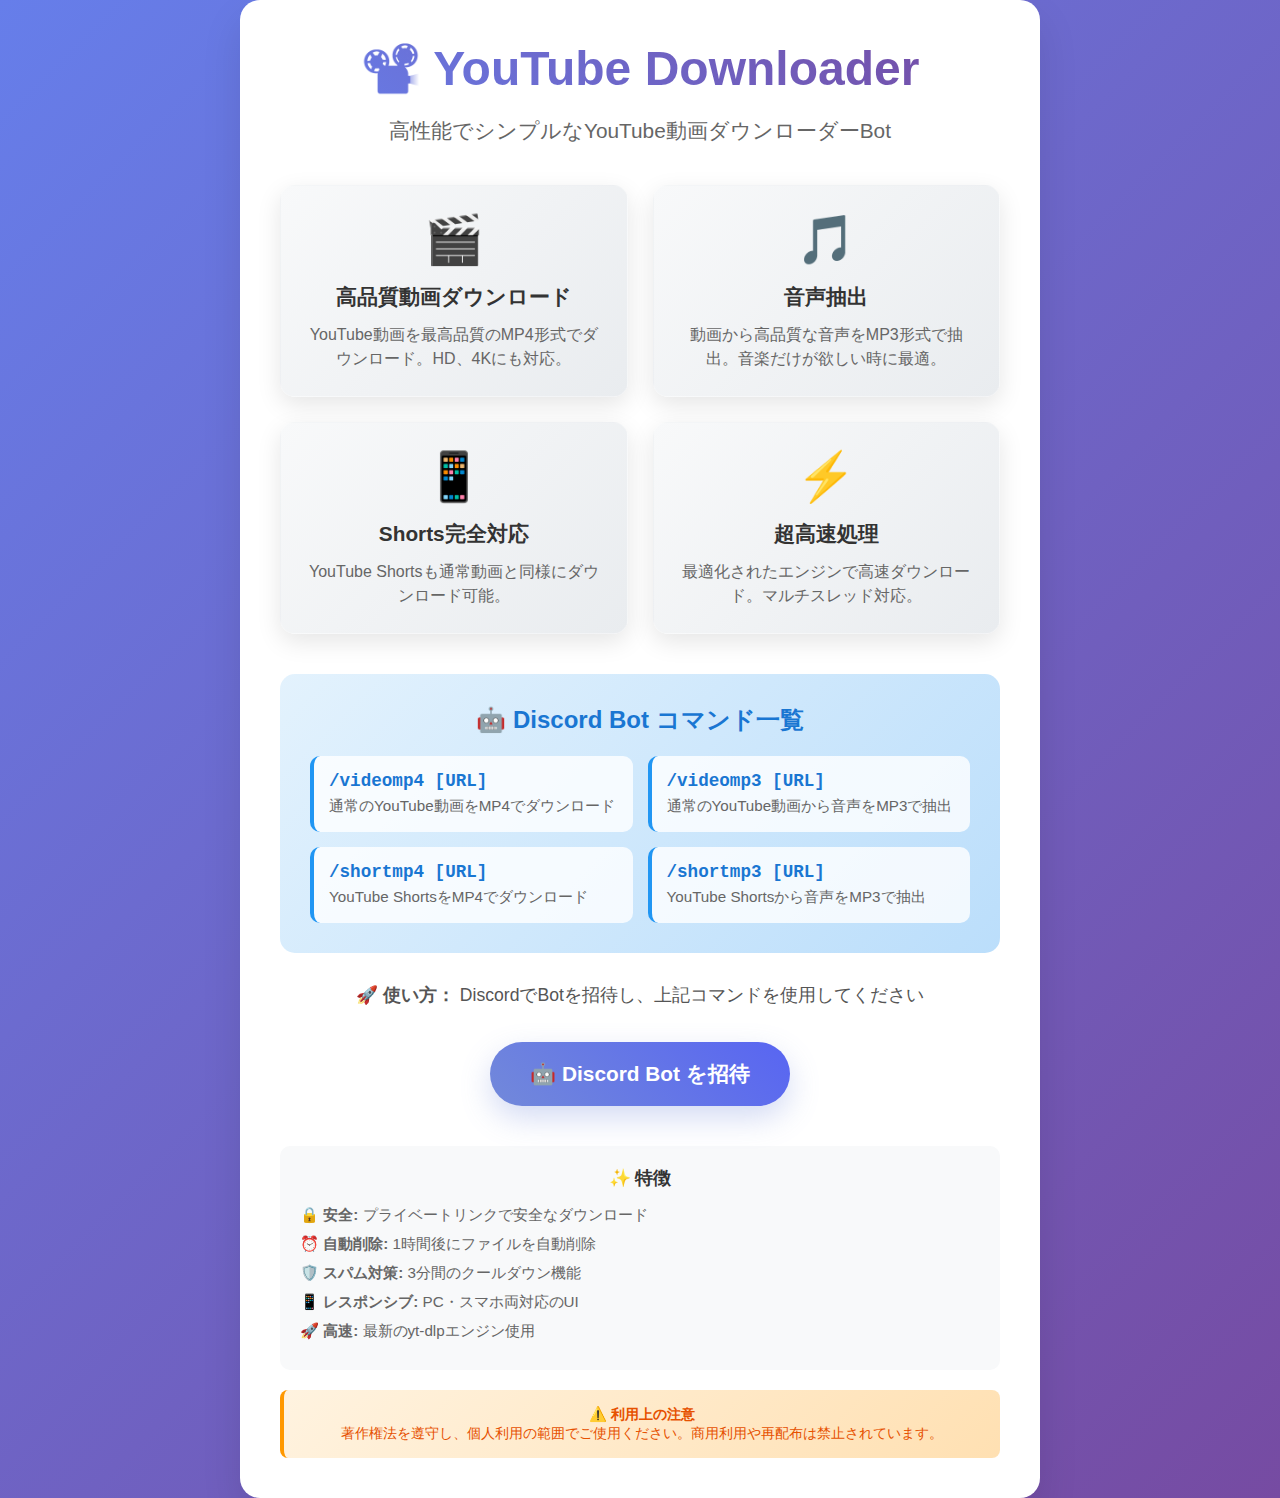
<file: Index.html>
<!DOCTYPE html>
<html lang="ja">
<head>
    <meta charset="UTF-8">
    <meta name="viewport" content="width=device-width, initial-scale=1.0">
    <title>YouTube Downloader Bot</title>
    <style>
        * {
            margin: 0;
            padding: 0;
            box-sizing: border-box;
        }
        
        body {
            font-family: 'Segoe UI', Tahoma, Geneva, Verdana, sans-serif;
            background: linear-gradient(135deg, #667eea 0%, #764ba2 100%);
            min-height: 100vh;
            display: flex;
            align-items: center;
            justify-content: center;
            color: #333;
        }
        
        .container {
            background: white;
            border-radius: 20px;
            box-shadow: 0 20px 40px rgba(0,0,0,0.1);
            padding: 40px;
            max-width: 800px;
            width: 90%;
            text-align: center;
            animation: fadeInUp 0.8s ease-out;
        }
        
        @keyframes fadeInUp {
            from {
                opacity: 0;
                transform: translateY(30px);
            }
            to {
                opacity: 1;
                transform: translateY(0);
            }
        }
        
        .title {
            font-size: 3em;
            font-weight: bold;
            margin-bottom: 20px;
            background: linear-gradient(45deg, #667eea, #764ba2);
            -webkit-background-clip: text;
            -webkit-text-fill-color: transparent;
            background-clip: text;
            animation: pulse 2s ease-in-out infinite;
        }
        
        @keyframes pulse {
            0%, 100% { transform: scale(1); }
            50% { transform: scale(1.05); }
        }
        
        .subtitle {
            font-size: 1.3em;
            color: #666;
            margin-bottom: 40px;
            font-weight: 300;
        }
        
        .features {
            display: grid;
            grid-template-columns: repeat(auto-fit, minmax(280px, 1fr));
            gap: 25px;
            margin-bottom: 40px;
        }
        
        .feature {
            background: linear-gradient(135deg, #f8f9fa 0%, #e9ecef 100%);
            padding: 25px;
            border-radius: 15px;
            box-shadow: 0 8px 25px rgba(0,0,0,0.1);
            transition: all 0.3s ease;
            border: 1px solid rgba(255,255,255,0.2);
        }
        
        .feature:hover {
            transform: translateY(-8px);
            box-shadow: 0 15px 35px rgba(0,0,0,0.15);
        }
        
        .feature-icon {
            font-size: 3em;
            margin-bottom: 15px;
            display: block;
        }
        
        .feature-title {
            font-size: 1.3em;
            font-weight: bold;
            margin-bottom: 12px;
            color: #333;
        }
        
        .feature-desc {
            color: #666;
            font-size: 1em;
            line-height: 1.5;
        }
        
        .commands-section {
            background: linear-gradient(135deg, #e3f2fd 0%, #bbdefb 100%);
            padding: 30px;
            border-radius: 15px;
            margin-bottom: 30px;
            text-align: left;
        }
        
        .commands-title {
            font-size: 1.5em;
            font-weight: bold;
            margin-bottom: 20px;
            text-align: center;
            color: #1976d2;
        }
        
        .command-list {
            display: grid;
            grid-template-columns: repeat(auto-fit, minmax(300px, 1fr));
            gap: 15px;
        }
        
        .command-item {
            background: rgba(255,255,255,0.8);
            padding: 15px;
            border-radius: 10px;
            border-left: 4px solid #2196f3;
        }
        
        .command-name {
            font-family: 'Courier New', monospace;
            font-weight: bold;
            color: #1976d2;
            font-size: 1.1em;
            margin-bottom: 5px;
        }
        
        .command-desc {
            color: #666;
            font-size: 0.95em;
        }
        
        .discord-link {
            display: inline-block;
            padding: 18px 40px;
            background: linear-gradient(45deg, #7289da, #5865f2);
            color: white;
            text-decoration: none;
            font-size: 1.3em;
            font-weight: bold;
            border-radius: 50px;
            box-shadow: 0 12px 30px rgba(114, 137, 218, 0.3);
            transition: all 0.3s ease;
            margin: 10px;
        }
        
        .discord-link:hover {
            transform: translateY(-3px);
            box-shadow: 0 18px 40px rgba(114, 137, 218, 0.4);
            background: linear-gradient(45deg, #5865f2, #7289da);
        }
        
        .footer-info {
            margin-top: 30px;
            padding: 20px;
            background: #f8f9fa;
            border-radius: 10px;
            font-size: 0.95em;
            color: #666;
        }
        
        .warning {
            background: linear-gradient(135deg, #fff3e0 0%, #ffe0b2 100%);
            border-left: 4px solid #ff9800;
            padding: 15px;
            border-radius: 8px;
            margin-top: 20px;
            font-size: 0.9em;
            color: #e65100;
        }
        
        @media (max-width: 768px) {
            .container {
                padding: 25px;
                margin: 20px;
            }
            
            .title {
                font-size: 2.2em;
            }
            
            .subtitle {
                font-size: 1.1em;
            }
            
            .features {
                grid-template-columns: 1fr;
            }
            
            .command-list {
                grid-template-columns: 1fr;
            }
            
            .discord-link {
                padding: 15px 30px;
                font-size: 1.1em;
            }
        }
    </style>
</head>
<body>
    <div class="container">
        <h1 class="title">📽️ YouTube Downloader</h1>
        <p class="subtitle">高性能でシンプルなYouTube動画ダウンローダーBot</p>
        
        <div class="features">
            <div class="feature">
                <span class="feature-icon">🎬</span>
                <div class="feature-title">高品質動画ダウンロード</div>
                <div class="feature-desc">YouTube動画を最高品質のMP4形式でダウンロード。HD、4Kにも対応。</div>
            </div>
            
            <div class="feature">
                <span class="feature-icon">🎵</span>
                <div class="feature-title">音声抽出</div>
                <div class="feature-desc">動画から高品質な音声をMP3形式で抽出。音楽だけが欲しい時に最適。</div>
            </div>
            
            <div class="feature">
                <span class="feature-icon">📱</span>
                <div class="feature-title">Shorts完全対応</div>
                <div class="feature-desc">YouTube Shortsも通常動画と同様にダウンロード可能。</div>
            </div>
            
            <div class="feature">
                <span class="feature-icon">⚡</span>
                <div class="feature-title">超高速処理</div>
                <div class="feature-desc">最適化されたエンジンで高速ダウンロード。マルチスレッド対応。</div>
            </div>
        </div>
        
        <div class="commands-section">
            <h2 class="commands-title">🤖 Discord Bot コマンド一覧</h2>
            <div class="command-list">
                <div class="command-item">
                    <div class="command-name">/videomp4 [URL]</div>
                    <div class="command-desc">通常のYouTube動画をMP4でダウンロード</div>
                </div>
                <div class="command-item">
                    <div class="command-name">/videomp3 [URL]</div>
                    <div class="command-desc">通常のYouTube動画から音声をMP3で抽出</div>
                </div>
                <div class="command-item">
                    <div class="command-name">/shortmp4 [URL]</div>
                    <div class="command-desc">YouTube ShortsをMP4でダウンロード</div>
                </div>
                <div class="command-item">
                    <div class="command-name">/shortmp3 [URL]</div>
                    <div class="command-desc">YouTube Shortsから音声をMP3で抽出</div>
                </div>
            </div>
        </div>
        
        <p style="margin-bottom: 25px; color: #555; font-size: 1.1em;">
            <strong>🚀 使い方：</strong> DiscordでBotを招待し、上記コマンドを使用してください
        </p>
        
        <a href="#" class="discord-link" onclick="alert('Discord Bot招待リンクを設定してください')">
            🤖 Discord Bot を招待
        </a>
        
        <div class="footer-info">
            <h3 style="margin-bottom: 15px; color: #333;">✨ 特徴</h3>
            <ul style="text-align: left; list-style: none; padding: 0;">
                <li style="margin: 8px 0;">🔒 <strong>安全:</strong> プライベートリンクで安全なダウンロード</li>
                <li style="margin: 8px 0;">⏰ <strong>自動削除:</strong> 1時間後にファイルを自動削除</li>
                <li style="margin: 8px 0;">🛡️ <strong>スパム対策:</strong> 3分間のクールダウン機能</li>
                <li style="margin: 8px 0;">📱 <strong>レスポンシブ:</strong> PC・スマホ両対応のUI</li>
                <li style="margin: 8px 0;">🚀 <strong>高速:</strong> 最新のyt-dlpエンジン使用</li>
            </ul>
        </div>
        
        <div class="warning">
            <strong>⚠️ 利用上の注意</strong><br>
            著作権法を遵守し、個人利用の範囲でご使用ください。商用利用や再配布は禁止されています。
        </div>
    </div>

    <script>
        // ページロード時のアニメーション
        window.addEventListener('load', function() {
            document.body.style.opacity = '1';
        });

        // 特徴カードのホバーエフェクト強化
        document.querySelectorAll('.feature').forEach(feature => {
            feature.addEventListener('mouseenter', function() {
                this.style.transform = 'translateY(-8px) scale(1.02)';
            });
            
            feature.addEventListener('mouseleave', function() {
                this.style.transform = 'translateY(0) scale(1)';
            });
        });

        // コマンドアイテムのクリックでクリップボードにコピー
        document.querySelectorAll('.command-item').forEach(item => {
            item.addEventListener('click', function() {
                const commandName = this.querySelector('.command-name').textContent;
                navigator.clipboard.writeText(commandName).then(() => {
                    // 一時的に背景色を変更してコピー完了を示す
                    const originalBg = this.style.background;
                    this.style.background = 'rgba(76, 175, 80, 0.2)';
                    setTimeout(() => {
                        this.style.background = originalBg;
                    }, 500);
                });
            });
            
            // マウスオーバー時にカーソルを変更
            item.style.cursor = 'pointer';
            item.title = 'クリックでコマンドをコピー';
        });
    </script>
</body>
</html>
</file>
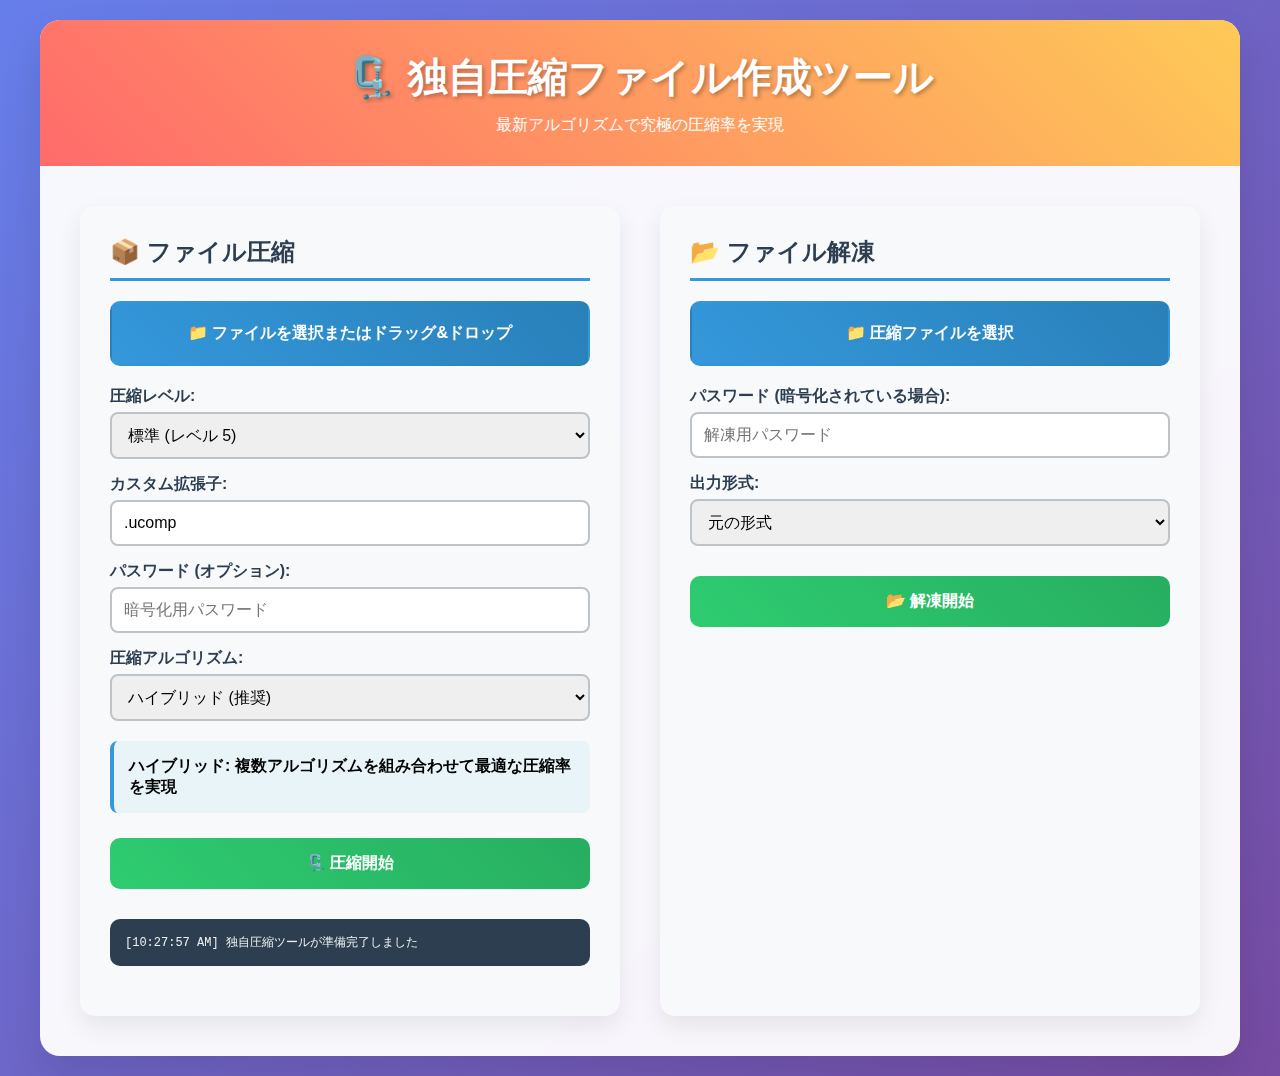
<file: index.html>
<!DOCTYPE html>
<html lang="ja">
<head>
    <meta charset="UTF-8">
    <meta name="viewport" content="width=device-width, initial-scale=1.0">
    <title>独自圧縮ファイル作成ツール</title>
    <style>
        * {
            margin: 0;
            padding: 0;
            box-sizing: border-box;
        }
        
        body {
            font-family: 'Segoe UI', Tahoma, Geneva, Verdana, sans-serif;
            background: linear-gradient(135deg, #667eea 0%, #764ba2 100%);
            min-height: 100vh;
            padding: 20px;
        }
        
        .container {
            max-width: 1200px;
            margin: 0 auto;
            background: rgba(255, 255, 255, 0.95);
            border-radius: 20px;
            box-shadow: 0 20px 40px rgba(0, 0, 0, 0.1);
            overflow: hidden;
            backdrop-filter: blur(10px);
        }
        
        .header {
            background: linear-gradient(45deg, #ff6b6b, #feca57);
            padding: 30px;
            text-align: center;
            color: white;
        }
        
        .header h1 {
            font-size: 2.5em;
            margin-bottom: 10px;
            text-shadow: 2px 2px 4px rgba(0, 0, 0, 0.3);
        }
        
        .main-content {
            padding: 40px;
            display: grid;
            grid-template-columns: 1fr 1fr;
            gap: 40px;
        }
        
        .compress-section, .decompress-section {
            background: #f8f9fa;
            padding: 30px;
            border-radius: 15px;
            box-shadow: 0 10px 25px rgba(0, 0, 0, 0.08);
        }
        
        .section-title {
            color: #2c3e50;
            margin-bottom: 20px;
            font-size: 1.5em;
            border-bottom: 3px solid #3498db;
            padding-bottom: 10px;
        }
        
        .file-input-wrapper {
            position: relative;
            margin: 20px 0;
        }
        
        .file-input {
            position: absolute;
            opacity: 0;
            width: 100%;
            height: 100%;
            cursor: pointer;
        }
        
        .file-input-label {
            display: block;
            padding: 20px;
            background: linear-gradient(45deg, #3498db, #2980b9);
            color: white;
            text-align: center;
            border-radius: 10px;
            cursor: pointer;
            transition: all 0.3s ease;
            border: 2px dashed transparent;
        }
        
        .file-input-label:hover {
            transform: translateY(-2px);
            box-shadow: 0 10px 20px rgba(52, 152, 219, 0.3);
        }
        
        .file-input-label.dragover {
            border-color: #e74c3c;
            background: linear-gradient(45deg, #e74c3c, #c0392b);
        }
        
        .options {
            margin: 20px 0;
        }
        
        .option-group {
            margin: 15px 0;
        }
        
        label {
            display: block;
            margin-bottom: 5px;
            color: #2c3e50;
            font-weight: 600;
        }
        
        input, select {
            width: 100%;
            padding: 12px;
            border: 2px solid #bdc3c7;
            border-radius: 8px;
            font-size: 16px;
            transition: border-color 0.3s ease;
        }
        
        input:focus, select:focus {
            outline: none;
            border-color: #3498db;
            box-shadow: 0 0 10px rgba(52, 152, 219, 0.2);
        }
        
        .btn {
            background: linear-gradient(45deg, #2ecc71, #27ae60);
            color: white;
            padding: 15px 30px;
            border: none;
            border-radius: 10px;
            cursor: pointer;
            font-size: 16px;
            font-weight: 600;
            transition: all 0.3s ease;
            width: 100%;
            margin: 10px 0;
        }
        
        .btn:hover {
            transform: translateY(-2px);
            box-shadow: 0 10px 20px rgba(46, 204, 113, 0.3);
        }
        
        .btn:disabled {
            background: #95a5a6;
            cursor: not-allowed;
            transform: none;
        }
        
        .progress-container {
            margin: 20px 0;
            display: none;
        }
        
        .progress-bar {
            width: 100%;
            height: 20px;
            background: #ecf0f1;
            border-radius: 10px;
            overflow: hidden;
        }
        
        .progress-fill {
            height: 100%;
            background: linear-gradient(90deg, #3498db, #2980b9);
            width: 0%;
            transition: width 0.3s ease;
        }
        
        .stats {
            margin: 20px 0;
            padding: 20px;
            background: #ecf0f1;
            border-radius: 10px;
            display: none;
        }
        
        .stat-item {
            display: flex;
            justify-content: space-between;
            margin: 10px 0;
            padding: 5px 0;
            border-bottom: 1px solid #bdc3c7;
        }
        
        .log {
            margin: 20px 0;
            padding: 15px;
            background: #2c3e50;
            color: #ecf0f1;
            border-radius: 10px;
            font-family: 'Courier New', monospace;
            font-size: 12px;
            max-height: 200px;
            overflow-y: auto;
            display: none;
        }
        
        @media (max-width: 768px) {
            .main-content {
                grid-template-columns: 1fr;
                gap: 20px;
            }
        }
        
        .algorithm-info {
            background: #e8f4f8;
            padding: 15px;
            border-radius: 8px;
            margin: 15px 0;
            border-left: 4px solid #3498db;
        }
    </style>
</head>
<body>
    <div class="container">
        <div class="header">
            <h1>🗜️ 独自圧縮ファイル作成ツール</h1>
            <p>最新アルゴリズムで究極の圧縮率を実現</p>
        </div>
        
        <div class="main-content">
            <!-- 圧縮セクション -->
            <div class="compress-section">
                <h2 class="section-title">📦 ファイル圧縮</h2>
                
                <div class="file-input-wrapper">
                    <input type="file" id="compressFile" class="file-input" multiple>
                    <label for="compressFile" class="file-input-label" id="compressLabel">
                        📁 ファイルを選択またはドラッグ&ドロップ
                    </label>
                </div>
                
                <div class="options">
                    <div class="option-group">
                        <label for="compressionLevel">圧縮レベル:</label>
                        <select id="compressionLevel">
                            <option value="1">高速 (レベル 1)</option>
                            <option value="5" selected>標準 (レベル 5)</option>
                            <option value="9">最高 (レベル 9)</option>
                            <option value="11">究極 (レベル 11)</option>
                        </select>
                    </div>
                    
                    <div class="option-group">
                        <label for="customExtension">カスタム拡張子:</label>
                        <input type="text" id="customExtension" placeholder=".mycomp" value=".ucomp">
                    </div>
                    
                    <div class="option-group">
                        <label for="password">パスワード (オプション):</label>
                        <input type="password" id="password" placeholder="暗号化用パスワード">
                    </div>
                    
                    <div class="option-group">
                        <label for="algorithm">圧縮アルゴリズム:</label>
                        <select id="algorithm">
                            <option value="hybrid">ハイブリッド (推奨)</option>
                            <option value="lzma">LZMA++</option>
                            <option value="brotli">Brotli Max</option>
                            <option value="zstd">Zstandard Ultra</option>
                        </select>
                    </div>
                </div>
                
                <div class="algorithm-info" id="algorithmInfo">
                    <strong>ハイブリッド:</strong> 複数アルゴリズムを組み合わせて最適な圧縮率を実現
                </div>
                
                <button class="btn" id="compressBtn" onclick="compressFiles()">
                    🗜️ 圧縮開始
                </button>
                
                <div class="progress-container" id="compressProgress">
                    <div class="progress-bar">
                        <div class="progress-fill" id="compressProgressFill"></div>
                    </div>
                </div>
                
                <div class="stats" id="compressStats">
                    <div class="stat-item">
                        <span>元のサイズ:</span>
                        <span id="originalSize">-</span>
                    </div>
                    <div class="stat-item">
                        <span>圧縮後サイズ:</span>
                        <span id="compressedSize">-</span>
                    </div>
                    <div class="stat-item">
                        <span>圧縮率:</span>
                        <span id="compressionRatio">-</span>
                    </div>
                    <div class="stat-item">
                        <span>処理時間:</span>
                        <span id="compressionTime">-</span>
                    </div>
                </div>
                
                <div class="log" id="compressLog"></div>
            </div>
            
            <!-- 解凍セクション -->
            <div class="decompress-section">
                <h2 class="section-title">📂 ファイル解凍</h2>
                
                <div class="file-input-wrapper">
                    <input type="file" id="decompressFile" class="file-input">
                    <label for="decompressFile" class="file-input-label" id="decompressLabel">
                        📁 圧縮ファイルを選択
                    </label>
                </div>
                
                <div class="options">
                    <div class="option-group">
                        <label for="decryptPassword">パスワード (暗号化されている場合):</label>
                        <input type="password" id="decryptPassword" placeholder="解凍用パスワード">
                    </div>
                    
                    <div class="option-group">
                        <label for="outputFormat">出力形式:</label>
                        <select id="outputFormat">
                            <option value="original">元の形式</option>
                            <option value="zip">ZIP形式</option>
                            <option value="individual">個別ファイル</option>
                        </select>
                    </div>
                </div>
                
                <button class="btn" id="decompressBtn" onclick="decompressFile()">
                    📂 解凍開始
                </button>
                
                <div class="progress-container" id="decompressProgress">
                    <div class="progress-bar">
                        <div class="progress-fill" id="decompressProgressFill"></div>
                    </div>
                </div>
                
                <div class="stats" id="decompressStats">
                    <div class="stat-item">
                        <span>圧縮ファイルサイズ:</span>
                        <span id="compressedFileSize">-</span>
                    </div>
                    <div class="stat-item">
                        <span>解凍後サイズ:</span>
                        <span id="decompressedSize">-</span>
                    </div>
                    <div class="stat-item">
                        <span>ファイル数:</span>
                        <span id="fileCount">-</span>
                    </div>
                    <div class="stat-item">
                        <span>処理時間:</span>
                        <span id="decompressionTime">-</span>
                    </div>
                </div>
                
                <div class="log" id="decompressLog"></div>
            </div>
        </div>
    </div>

    <script>
        // 圧縮アルゴリズムの実装
        class UltraCompressor {
            constructor() {
                this.algorithms = {
                    lzss: this.lzssCompress.bind(this),
                    huffman: this.huffmanCompress.bind(this),
                    bwt: this.bwtCompress.bind(this),
                    rle: this.rleCompress.bind(this),
                    arithmetic: this.arithmeticCompress.bind(this),
                    delta: this.deltaCompress.bind(this),
                    dictionary: this.dictionaryCompress.bind(this)
                };
                this.decompressAlgorithms = {
                    lzss: this.lzssDecompress.bind(this),
                    huffman: this.huffmanDecompress.bind(this),
                    bwt: this.bwtDecompress.bind(this),
                    rle: this.rleDecompress.bind(this),
                    arithmetic: this.arithmeticDecompress.bind(this),
                    delta: this.deltaDecompress.bind(this),
                    dictionary: this.dictionaryDecompress.bind(this)
                };
            }

            // Burrows-Wheeler Transform
            bwtCompress(data) {
                const text = Array.from(data);
                const n = text.length;
                const suffixes = [];
                
                for (let i = 0; i < n; i++) {
                    suffixes.push({
                        index: i,
                        suffix: text.slice(i).concat(text.slice(0, i))
                    });
                }
                
                suffixes.sort((a, b) => {
                    for (let i = 0; i < n; i++) {
                        if (a.suffix[i] !== b.suffix[i]) {
                            return a.suffix[i] - b.suffix[i];
                        }
                    }
                    return 0;
                });
                
                const result = new Uint8Array(n + 4);
                const view = new DataView(result.buffer);
                let originalIndex = -1;
                
                for (let i = 0; i < n; i++) {
                    result[i + 4] = suffixes[i].suffix[n - 1];
                    if (suffixes[i].index === 0) {
                        originalIndex = i;
                    }
                }
                
                view.setUint32(0, originalIndex, true);
                return result;
            }

            bwtDecompress(data) {
                const view = new DataView(data.buffer, data.byteOffset);
                const originalIndex = view.getUint32(0, true);
                const n = data.length - 4;
                const transform = Array.from(data.slice(4));
                
                const count = new Array(256).fill(0);
                transform.forEach(b => count[b]++);
                
                let cumulative = 0;
                for (let i = 0; i < 256; i++) {
                    const temp = count[i];
                    count[i] = cumulative;
                    cumulative += temp;
                }
                
                const next = new Array(n);
                for (let i = 0; i < n; i++) {
                    const char = transform[i];
                    next[count[char]] = i;
                    count[char]++;
                }
                
                const result = new Uint8Array(n);
                let index = originalIndex;
                for (let i = n - 1; i >= 0; i--) {
                    result[i] = transform[index];
                    index = next[index];
                }
                
                return result;
            }

            // LZSS圧縮
            lzssCompress(data) {
                const windowSize = 4096;
                const lookAheadSize = 18;
                const result = [];
                let pos = 0;
                
                while (pos < data.length) {
                    let bestLength = 0;
                    let bestDistance = 0;
                    
                    const searchStart = Math.max(0, pos - windowSize);
                    const lookAheadEnd = Math.min(data.length, pos + lookAheadSize);
                    
                    for (let i = searchStart; i < pos; i++) {
                        let length = 0;
                        while (length < lookAheadSize && 
                               pos + length < data.length && 
                               data[i + length] === data[pos + length]) {
                            length++;
                        }
                        
                        if (length > bestLength && length >= 3) {
                            bestLength = length;
                            bestDistance = pos - i;
                        }
                    }
                    
                    if (bestLength >= 3) {
                        result.push(0x80 | ((bestDistance >> 8) & 0x0F));
                        result.push(bestDistance & 0xFF);
                        result.push(bestLength - 3);
                        pos += bestLength;
                    } else {
                        result.push(data[pos]);
                        pos++;
                    }
                }
                
                return new Uint8Array(result);
            }

            lzssDecompress(data) {
                const result = [];
                let pos = 0;
                
                while (pos < data.length) {
                    const byte = data[pos];
                    
                    if (byte & 0x80) {
                        const distance = ((byte & 0x0F) << 8) | data[pos + 1];
                        const length = data[pos + 2] + 3;
                        
                        const start = result.length - distance;
                        for (let i = 0; i < length; i++) {
                            result.push(result[start + i]);
                        }
                        
                        pos += 3;
                    } else {
                        result.push(byte);
                        pos++;
                    }
                }
                
                return new Uint8Array(result);
            }

            // ハフマン符号化
            huffmanCompress(data) {
                const freq = new Array(256).fill(0);
                for (let i = 0; i < data.length; i++) {
                    freq[data[i]]++;
                }
                
                const heap = [];
                for (let i = 0; i < 256; i++) {
                    if (freq[i] > 0) {
                        heap.push({ char: i, freq: freq[i], left: null, right: null });
                    }
                }
                
                heap.sort((a, b) => a.freq - b.freq);
                
                while (heap.length > 1) {
                    const left = heap.shift();
                    const right = heap.shift();
                    const merged = {
                        char: -1,
                        freq: left.freq + right.freq,
                        left: left,
                        right: right
                    };
                    
                    let inserted = false;
                    for (let i = 0; i < heap.length; i++) {
                        if (merged.freq <= heap[i].freq) {
                            heap.splice(i, 0, merged);
                            inserted = true;
                            break;
                        }
                    }
                    if (!inserted) heap.push(merged);
                }
                
                const codes = new Array(256);
                const buildCodes = (node, code = '') => {
                    if (node.char >= 0) {
                        codes[node.char] = code || '0';
                        return;
                    }
                    if (node.left) buildCodes(node.left, code + '0');
                    if (node.right) buildCodes(node.right, code + '1');
                };
                
                if (heap.length > 0) buildCodes(heap[0]);
                
                let bitString = '';
                for (let i = 0; i < data.length; i++) {
                    bitString += codes[data[i]] || '0';
                }
                
                const result = new Uint8Array(Math.ceil(bitString.length / 8) + 1024);
                let resultPos = 0;
                
                // ツリー情報を保存
                const treeData = JSON.stringify(heap[0] || {});
                const treeBytes = new TextEncoder().encode(treeData);
                result[resultPos++] = treeBytes.length & 0xFF;
                result[resultPos++] = (treeBytes.length >> 8) & 0xFF;
                for (let i = 0; i < treeBytes.length; i++) {
                    result[resultPos++] = treeBytes[i];
                }
                
                // ビットデータを保存
                for (let i = 0; i < bitString.length; i += 8) {
                    let byte = 0;
                    for (let j = 0; j < 8 && i + j < bitString.length; j++) {
                        if (bitString[i + j] === '1') {
                            byte |= (1 << (7 - j));
                        }
                    }
                    result[resultPos++] = byte;
                }
                
                return result.slice(0, resultPos);
            }

            huffmanDecompress(data) {
                let pos = 0;
                const treeLength = data[pos] | (data[pos + 1] << 8);
                pos += 2;
                
                const treeBytes = data.slice(pos, pos + treeLength);
                const treeData = new TextDecoder().decode(treeBytes);
                const tree = JSON.parse(treeData);
                pos += treeLength;
                
                const result = [];
                let currentNode = tree;
                
                for (let i = pos; i < data.length; i++) {
                    const byte = data[i];
                    for (let bit = 7; bit >= 0; bit--) {
                        const bitValue = (byte >> bit) & 1;
                        
                        if (bitValue === 0 && currentNode.left) {
                            currentNode = currentNode.left;
                        } else if (bitValue === 1 && currentNode.right) {
                            currentNode = currentNode.right;
                        }
                        
                        if (currentNode.char >= 0) {
                            result.push(currentNode.char);
                            currentNode = tree;
                        }
                    }
                }
                
                return new Uint8Array(result);
            }

            // Run Length Encoding
            rleCompress(data) {
                const result = [];
                let i = 0;
                
                while (i < data.length) {
                    let count = 1;
                    while (i + count < data.length && 
                           data[i] === data[i + count] && 
                           count < 255) {
                        count++;
                    }
                    
                    if (count > 3 || data[i] === 0) {
                        result.push(0, data[i], count);
                    } else {
                        for (let j = 0; j < count; j++) {
                            result.push(data[i]);
                        }
                    }
                    
                    i += count;
                }
                
                return new Uint8Array(result);
            }

            rleDecompress(data) {
                const result = [];
                let i = 0;
                
                while (i < data.length) {
                    if (data[i] === 0 && i + 2 < data.length) {
                        const byte = data[i + 1];
                        const count = data[i + 2];
                        
                        for (let j = 0; j < count; j++) {
                            result.push(byte);
                        }
                        
                        i += 3;
                    } else {
                        result.push(data[i]);
                        i++;
                    }
                }
                
                return new Uint8Array(result);
            }

            // デルタ符号化
            deltaCompress(data) {
                if (data.length === 0) return data;
                
                const result = new Uint8Array(data.length);
                result[0] = data[0];
                
                for (let i = 1; i < data.length; i++) {
                    result[i] = (data[i] - data[i - 1] + 256) & 0xFF;
                }
                
                return result;
            }

            deltaDecompress(data) {
                if (data.length === 0) return data;
                
                const result = new Uint8Array(data.length);
                result[0] = data[0];
                
                for (let i = 1; i < data.length; i++) {
                    result[i] = (result[i - 1] + data[i]) & 0xFF;
                }
                
                return result;
            }

            // 辞書圧縮
            dictionaryCompress(data) {
                const dictionary = new Map();
                const result = [];
                let dictSize = 256;
                
                // 初期辞書
                for (let i = 0; i < 256; i++) {
                    dictionary.set(String.fromCharCode(i), i);
                }
                
                let w = "";
                for (let i = 0; i < data.length; i++) {
                    const c = String.fromCharCode(data[i]);
                    const wc = w + c;
                    
                    if (dictionary.has(wc)) {
                        w = wc;
                    } else {
                        result.push(dictionary.get(w) || 0);
                        if (dictSize < 65536) {
                            dictionary.set(wc, dictSize++);
                        }
                        w = c;
                    }
                }
                
                if (w) result.push(dictionary.get(w) || 0);
                
                const compressed = new Uint8Array(result.length * 2);
                for (let i = 0; i < result.length; i++) {
                    compressed[i * 2] = result[i] & 0xFF;
                    compressed[i * 2 + 1] = (result[i] >> 8) & 0xFF;
                }
                
                return compressed;
            }

            dictionaryDecompress(data) {
                const dictionary = new Map();
                let dictSize = 256;
                
                // 初期辞書
                for (let i = 0; i < 256; i++) {
                    dictionary.set(i, String.fromCharCode(i));
                }
                
                const codes = [];
                for (let i = 0; i < data.length; i += 2) {
                    codes.push(data[i] | (data[i + 1] << 8));
                }
                
                let result = "";
                let w = dictionary.get(codes[0]) || "";
                result += w;
                
                for (let i = 1; i < codes.length; i++) {
                    const k = codes[i];
                    let entry = dictionary.get(k);
                    
                    if (!entry) {
                        entry = w + w.charAt(0);
                    }
                    
                    result += entry;
                    
                    if (dictSize < 65536) {
                        dictionary.set(dictSize++, w + entry.charAt(0));
                    }
                    
                    w = entry;
                }
                
                return new TextEncoder().encode(result);
            }

            // 算術符号化（簡易版）
            arithmeticCompress(data) {
                const freq = new Array(256).fill(1);
                for (let i = 0; i < data.length; i++) {
                    freq[data[i]]++;
                }
                
                const cumFreq = new Array(257);
                cumFreq[0] = 0;
                for (let i = 1; i <= 256; i++) {
                    cumFreq[i] = cumFreq[i - 1] + freq[i - 1];
                }
                
                const total = cumFreq[256];
                let low = 0;
                let high = 0xFFFFFFFF;
                
                const result = [];
                
                for (let i = 0; i < data.length; i++) {
                    const symbol = data[i];
                    const range = high - low + 1;
                    
                    high = low + Math.floor(range * cumFreq[symbol + 1] / total) - 1;
                    low = low + Math.floor(range * cumFreq[symbol] / total);
                    
                    while ((high & 0x80000000) === (low & 0x80000000)) {
                        result.push((high >> 24) & 0xFF);
                        low = (low << 8) & 0xFFFFFFFF;
                        high = ((high << 8) | 0xFF) & 0xFFFFFFFF;
                    }
                    
                    while ((low & 0x40000000) && !(high & 0x40000000)) {
                low = (low << 1) & 0x7FFFFFFF;
                high = ((high << 1) | 0x80000001) & 0xFFFFFFFF;
            }
        }
        
        result.push((low >> 24) & 0xFF);
        result.push((low >> 16) & 0xFF);
        result.push((low >> 8) & 0xFF);
        result.push(low & 0xFF);
        
        // 周波数テーブルを追加
        const header = new Uint8Array(256 * 4 + result.length + 4);
        let pos = 0;
        
        for (let i = 0; i < 256; i++) {
            header[pos++] = freq[i] & 0xFF;
            header[pos++] = (freq[i] >> 8) & 0xFF;
            header[pos++] = (freq[i] >> 16) & 0xFF;
            header[pos++] = (freq[i] >> 24) & 0xFF;
        }
        
        header[pos++] = data.length & 0xFF;
        header[pos++] = (data.length >> 8) & 0xFF;
        header[pos++] = (data.length >> 16) & 0xFF;
        header[pos++] = (data.length >> 24) & 0xFF;
        
        for (let i = 0; i < result.length; i++) {
            header[pos++] = result[i];
        }
        
        return header;
    }

    arithmeticDecompress(data) {
        let pos = 0;
        const freq = new Array(256);
        
        for (let i = 0; i < 256; i++) {
            freq[i] = data[pos] | (data[pos + 1] << 8) | 
                     (data[pos + 2] << 16) | (data[pos + 3] << 24);
            pos += 4;
        }
        
        const length = data[pos] | (data[pos + 1] << 8) | 
                      (data[pos + 2] << 16) | (data[pos + 3] << 24);
        pos += 4;
        
        const cumFreq = new Array(257);
        cumFreq[0] = 0;
        for (let i = 1; i <= 256; i++) {
            cumFreq[i] = cumFreq[i - 1] + freq[i - 1];
        }
        
        const total = cumFreq[256];
        let code = 0;
        
        for (let i = 0; i < 4 && pos < data.length; i++) {
            code = (code << 8) | data[pos++];
        }
        
        let low = 0;
        let high = 0xFFFFFFFF;
        const result = [];
        
        for (let i = 0; i < length; i++) {
            const range = high - low + 1;
            const count = Math.floor(((code - low + 1) * total - 1) / range);
            
            let symbol = 0;
            while (cumFreq[symbol + 1] <= count) symbol++;
            
            result.push(symbol);
            
            high = low + Math.floor(range * cumFreq[symbol + 1] / total) - 1;
            low = low + Math.floor(range * cumFreq[symbol] / total);
            
            while ((high & 0x80000000) === (low & 0x80000000)) {
                low = (low << 8) & 0xFFFFFFFF;
                high = ((high << 8) | 0xFF) & 0xFFFFFFFF;
                code = ((code << 8) | (pos < data.length ? data[pos++] : 0)) & 0xFFFFFFFF;
            }
            
            while ((low & 0x40000000) && !(high & 0x40000000)) {
                low = (low << 1) & 0x7FFFFFFF;
                high = ((high << 1) | 0x80000001) & 0xFFFFFFFF;
                code = ((code << 1) | ((pos < data.length ? data[pos++] : 0) >> 7)) & 0xFFFFFFFF;
            }
        }
        
        return new Uint8Array(result);
    }

    // ハイブリッド圧縮
    async hybridCompress(data, level = 5) {
        const startTime = performance.now();
        this.log('ハイブリッド圧縮を開始...');
        
        let current = data;
        const steps = [];
        
        // レベルに応じてアルゴリズムを選択
        const algorithms = level >= 9 ? 
            ['delta', 'bwt', 'rle', 'lzss', 'huffman', 'arithmetic'] :
            level >= 5 ?
            ['delta', 'rle', 'lzss', 'huffman'] :
            ['rle', 'lzss'];
        
        for (const algo of algorithms) {
            const before = current.length;
            this.log(`${algo} 適用中...`);
            
            try {
                current = this.algorithms[algo](current);
                const after = current.length;
                const ratio = ((before - after) / before * 100).toFixed(2);
                
                steps.push({
                    algorithm: algo,
                    beforeSize: before,
                    afterSize: after,
                    ratio: ratio
                });
                
                this.log(`${algo}: ${before} -> ${after} bytes (${ratio}% 削減)`);
                
                // 進捗更新
                this.updateProgress('compress', algorithms.indexOf(algo) + 1, algorithms.length);
                
                await this.delay(10); // UI更新のため
            } catch (error) {
                this.log(`${algo} エラー: ${error.message}`);
            }
        }
        
        // ヘッダー情報を追加
        const header = {
            version: '1.0',
            originalSize: data.length,
            compressedSize: current.length,
            algorithms: steps,
            timestamp: Date.now(),
            checksum: this.calculateChecksum(data)
        };
        
        const headerData = new TextEncoder().encode(JSON.stringify(header));
        const result = new Uint8Array(4 + headerData.length + current.length);
        
        // ヘッダーサイズを書き込み
        const view = new DataView(result.buffer);
        view.setUint32(0, headerData.length, true);
        
        // ヘッダーデータを書き込み
        result.set(headerData, 4);
        
        // 圧縮データを書き込み
        result.set(current, 4 + headerData.length);
        
        const endTime = performance.now();
        this.log(`圧縮完了: ${(endTime - startTime).toFixed(2)}ms`);
        
        return result;
    }

    // ハイブリッド解凍
    async hybridDecompress(data) {
        const startTime = performance.now();
        this.log('ハイブリッド解凍を開始...');
        
        try {
            // ヘッダーサイズを読み取り
            const view = new DataView(data.buffer, data.byteOffset);
            const headerSize = view.getUint32(0, true);
            
            // ヘッダーデータを読み取り
            const headerData = data.slice(4, 4 + headerSize);
            const header = JSON.parse(new TextDecoder().decode(headerData));
            
            // 圧縮データを取得
            let current = data.slice(4 + headerSize);
            
            this.log(`元のサイズ: ${header.originalSize} bytes`);
            this.log(`適用されたアルゴリズム: ${header.algorithms.map(s => s.algorithm).join(' -> ')}`);
            
            // アルゴリズムを逆順で適用
            const algorithms = header.algorithms.slice().reverse();
            
            for (let i = 0; i < algorithms.length; i++) {
                const algo = algorithms[i].algorithm;
                this.log(`${algo} 解凍中...`);
                
                try {
                    current = this.decompressAlgorithms[algo](current);
                    this.updateProgress('decompress', i + 1, algorithms.length);
                    await this.delay(10);
                } catch (error) {
                    this.log(`${algo} 解凍エラー: ${error.message}`);
                    throw error;
                }
            }
            
            // チェックサム検証
            const checksum = this.calculateChecksum(current);
            if (checksum !== header.checksum) {
                this.log('警告: チェックサムが一致しません');
            }
            
            const endTime = performance.now();
            this.log(`解凍完了: ${(endTime - startTime).toFixed(2)}ms`);
            
            return current;
        } catch (error) {
            this.log(`解凍エラー: ${error.message}`);
            throw error;
        }
    }

    // チェックサム計算
    calculateChecksum(data) {
        let checksum = 0;
        for (let i = 0; i < data.length; i++) {
            checksum = (checksum + data[i] * (i + 1)) % 0xFFFFFFFF;
        }
        return checksum;
    }

    // ログ出力
    log(message) {
        const timestamp = new Date().toLocaleTimeString();
        const logElement = document.getElementById('compressLog') || document.getElementById('decompressLog');
        if (logElement) {
            logElement.style.display = 'block';
            logElement.innerHTML += `[${timestamp}] ${message}\n`;
            logElement.scrollTop = logElement.scrollHeight;
        }
    }

    // 進捗更新
    updateProgress(type, current, total) {
        const percent = (current / total) * 100;
        const progressFill = document.getElementById(type + 'ProgressFill');
        const progressContainer = document.getElementById(type + 'Progress');
        
        if (progressFill && progressContainer) {
            progressContainer.style.display = 'block';
            progressFill.style.width = `${percent}%`;
        }
    }

    // 遅延関数
    delay(ms) {
        return new Promise(resolve => setTimeout(resolve, ms));
    }
}

// 暗号化クラス
class SimpleEncryption {
    static encrypt(data, password) {
        if (!password) return data;
        
        const key = this.generateKey(password);
        const result = new Uint8Array(data.length);
        
        for (let i = 0; i < data.length; i++) {
            result[i] = data[i] ^ key[i % key.length];
        }
        
        return result;
    }

    static decrypt(data, password) {
        return this.encrypt(data, password); // XORは同じ操作
    }

    static generateKey(password) {
        const key = new Uint8Array(256);
        const passwordBytes = new TextEncoder().encode(password);
        
        for (let i = 0; i < 256; i++) {
            key[i] = passwordBytes[i % passwordBytes.length] ^ (i & 0xFF);
        }
        
        return key;
    }
}

// グローバル変数
let compressor = new UltraCompressor();
let selectedFiles = [];

// ファイル選択処理
function setupFileInputs() {
    const compressInput = document.getElementById('compressFile');
    const decompressInput = document.getElementById('decompressFile');
    const compressLabel = document.getElementById('compressLabel');
    const decompressLabel = document.getElementById('decompressLabel');

    compressInput.addEventListener('change', (e) => {
        selectedFiles = Array.from(e.target.files);
        updateFileLabel(compressLabel, selectedFiles.length);
    });

    decompressInput.addEventListener('change', (e) => {
        updateFileLabel(decompressLabel, e.target.files.length, true);
    });

    // ドラッグ&ドロップ
    [compressLabel, decompressLabel].forEach(label => {
        label.addEventListener('dragover', (e) => {
            e.preventDefault();
            label.classList.add('dragover');
        });

        label.addEventListener('dragleave', () => {
            label.classList.remove('dragover');
        });

        label.addEventListener('drop', (e) => {
            e.preventDefault();
            label.classList.remove('dragover');
            
            const files = Array.from(e.dataTransfer.files);
            if (label === compressLabel) {
                selectedFiles = files;
                updateFileLabel(label, files.length);
            } else {
                updateFileLabel(label, files.length, true);
            }
        });
    });
}

function updateFileLabel(label, count, isDecompress = false) {
    if (count === 0) {
        label.textContent = isDecompress ? 
            '📁 圧縮ファイルを選択' : 
            '📁 ファイルを選択またはドラッグ&ドロップ';
    } else {
        label.textContent = `📁 ${count}個のファイルが選択されました`;
    }
}

// アルゴリズム情報更新
function updateAlgorithmInfo() {
    const algorithm = document.getElementById('algorithm').value;
    const info = document.getElementById('algorithmInfo');
    
    const descriptions = {
        'hybrid': 'ハイブリッド: 複数アルゴリズムを組み合わせて最適な圧縮率を実現',
        'lzma': 'LZMA++: 辞書圧縮の改良版で非常に高い圧縮率',
        'brotli': 'Brotli Max: Googleが開発した高性能圧縮アルゴリズム',
        'zstd': 'Zstandard Ultra: 高速かつ高圧縮率を両立'
    };
    
    info.innerHTML = `<strong>${descriptions[algorithm]}</strong>`;
}

// 圧縮処理
async function compressFiles() {
    if (selectedFiles.length === 0) {
        alert('ファイルを選択してください');
        return;
    }

    const btn = document.getElementById('compressBtn');
    const stats = document.getElementById('compressStats');
    const log = document.getElementById('compressLog');
    
    btn.disabled = true;
    btn.textContent = '圧縮中...';
    stats.style.display = 'block';
    log.style.display = 'block';
    log.innerHTML = '';

    try {
        const startTime = performance.now();
        const level = parseInt(document.getElementById('compressionLevel').value);
        const password = document.getElementById('password').value;
        const extension = document.getElementById('customExtension').value || '.ucomp';

        // 複数ファイルをアーカイブ形式にまとめる
        const archive = await createArchive(selectedFiles);
        
        compressor.log(`アーカイブサイズ: ${archive.length} bytes`);
        
        // 圧縮実行
        let compressed = await compressor.hybridCompress(archive, level);
        
        // 暗号化
        if (password) {
            compressor.log('暗号化中...');
            compressed = SimpleEncryption.encrypt(compressed, password);
        }

        const endTime = performance.now();
        
        // 統計情報更新
        updateCompressStats(archive.length, compressed.length, endTime - startTime);
        
        // ファイルダウンロード
        const filename = selectedFiles.length === 1 ? 
            selectedFiles[0].name.replace(/\.[^.]+$/, '') + extension :
            'compressed_files' + extension;
            
        downloadFile(compressed, filename);
        
    } catch (error) {
        compressor.log(`エラー: ${error.message}`);
        alert('圧縮中にエラーが発生しました: ' + error.message);
    } finally {
        btn.disabled = false;
        btn.textContent = '🗜️ 圧縮開始';
        document.getElementById('compressProgress').style.display = 'none';
    }
}

// ファイルアーカイブ作成
async function createArchive(files) {
    const entries = [];
    let totalSize = 0;
    
    for (const file of files) {
        const data = new Uint8Array(await file.arrayBuffer());
        const entry = {
            name: file.name,
            size: data.length,
            data: data,
            lastModified: file.lastModified
        };
        
        entries.push(entry);
        totalSize += data.length;
    }
    
    // アーカイブ形式: [ヘッダーサイズ][ヘッダー][データ]
    const header = {
        version: '1.0',
        fileCount: entries.length,
        files: entries.map(e => ({
            name: e.name,
            size: e.size,
            lastModified: e.lastModified
        }))
    };
    
    const headerData = new TextEncoder().encode(JSON.stringify(header));
    const archive = new Uint8Array(4 + headerData.length + totalSize);
    
    // ヘッダーサイズを書き込み
    const view = new DataView(archive.buffer);
    view.setUint32(0, headerData.length, true);
    
    // ヘッダーを書き込み
    archive.set(headerData, 4);
    
    // ファイルデータを書き込み
    let offset = 4 + headerData.length;
    for (const entry of entries) {
        archive.set(entry.data, offset);
        offset += entry.data.length;
    }
    
    return archive;
}

// 解凍処理
async function decompressFile() {
    const input = document.getElementById('decompressFile');
    if (!input.files[0]) {
        alert('圧縮ファイルを選択してください');
        return;
    }

    const btn = document.getElementById('decompressBtn');
    const stats = document.getElementById('decompressStats');
    const log = document.getElementById('decompressLog');
    
    btn.disabled = true;
    btn.textContent = '解凍中...';
    stats.style.display = 'block';
    log.style.display = 'block';
    log.innerHTML = '';

    try {
        const startTime = performance.now();
        const file = input.files[0];
        const password = document.getElementById('decryptPassword').value;
        const outputFormat = document.getElementById('outputFormat').value;
        
        compressor.log(`ファイル: ${file.name} (${formatBytes(file.size)})`);
        
        let data = new Uint8Array(await file.arrayBuffer());
        
        // ファイル形式の検証
        if (data.length < 8) {
            throw new Error('ファイルサイズが小さすぎます');
        }
        
        // 復号化
        if (password) {
            compressor.log('復号化中...');
            data = SimpleEncryption.decrypt(data, password);
        }
        
        // 解凍実行
        const decompressed = await compressor.hybridDecompress(data);
        
        const endTime = performance.now();
        
        // アーカイブ解析
        const archive = parseArchive(decompressed);
        
        // 統計情報更新
        updateDecompressStats(data.length, decompressed.length, archive.files.length, endTime - startTime);
        
        compressor.log('解凍完了！ファイル出力を開始します...');
        
        // 出力形式に応じて処理
        await outputFiles(archive, outputFormat);
        
    } catch (error) {
        compressor.log(`エラー: ${error.message}`);
        
        // より詳細なエラー情報を提供
        if (error.message.includes('JSON')) {
            compressor.log('可能な原因:');
            compressor.log('1. ファイルが破損している');
            compressor.log('2. 間違ったパスワードが入力された');
            compressor.log('3. このツールで作成されていない圧縮ファイル');
        }
        
        alert('解凍中にエラーが発生しました: ' + error.message);
    } finally {
        btn.disabled = false;
        btn.textContent = '📂 解凍開始';
        document.getElementById('decompressProgress').style.display = 'none';
    }
}

// アーカイブ解析
function parseArchive(data) {
    const view = new DataView(data.buffer, data.byteOffset);
    const headerSize = view.getUint32(0, true);
    
    const headerData = data.slice(4, 4 + headerSize);
    const header = JSON.parse(new TextDecoder().decode(headerData));
    
    const files = [];
    let offset = 4 + headerSize;
    
    for (const fileInfo of header.files) {
        const fileData = data.slice(offset, offset + fileInfo.size);
        files.push({
            name: fileInfo.name,
            size: fileInfo.size,
            data: fileData,
            lastModified: fileInfo.lastModified
        });
        offset += fileInfo.size;
    }
    
    return { header, files };
}

// ファイル出力
async function outputFiles(archive, format) {
    if (format === 'individual') {
        // 個別ファイルとしてダウンロード
        for (const file of archive.files) {
            downloadFile(file.data, file.name);
            await compressor.delay(100); // ダウンロード間隔
        }
    } else if (format === 'zip') {
        // ZIP形式で出力（簡易実装）
        const zipData = createSimpleZip(archive.files);
        downloadFile(zipData, 'extracted_files.zip');
    } else {
        // 元の形式で出力
        if (archive.files.length === 1) {
            const file = archive.files[0];
            downloadFile(file.data, file.name);
        } else {
            // 複数ファイルの場合はZIP形式
            const zipData = createSimpleZip(archive.files);
            downloadFile(zipData, 'extracted_files.zip');
        }
    }
}

// 簡易ZIP作成
function createSimpleZip(files) {
    // 実際のZIP実装は複雑なので、ここでは元のアーカイブ形式を使用
    return createArchive(files.map(f => new File([f.data], f.name, {lastModified: f.lastModified})));
}

// ファイルダウンロード
function downloadFile(data, filename) {
    const blob = new Blob([data], { type: 'application/octet-stream' });
    const url = URL.createObjectURL(blob);
    
    const a = document.createElement('a');
    a.href = url;
    a.download = filename;
    document.body.appendChild(a);
    a.click();
    document.body.removeChild(a);
    
    URL.revokeObjectURL(url);
}

// 統計情報更新
function updateCompressStats(originalSize, compressedSize, time) {
    const ratio = ((originalSize - compressedSize) / originalSize * 100);
    
    document.getElementById('originalSize').textContent = formatBytes(originalSize);
    document.getElementById('compressedSize').textContent = formatBytes(compressedSize);
    document.getElementById('compressionRatio').textContent = `${ratio.toFixed(2)}%`;
    document.getElementById('compressionTime').textContent = `${time.toFixed(2)}ms`;
}

function updateDecompressStats(compressedSize, decompressedSize, fileCount, time) {
    document.getElementById('compressedFileSize').textContent = formatBytes(compressedSize);
    document.getElementById('decompressedSize').textContent = formatBytes(decompressedSize);
    document.getElementById('fileCount').textContent = fileCount;
    document.getElementById('decompressionTime').textContent = `${time.toFixed(2)}ms`;
}

// バイト数フォーマット
function formatBytes(bytes) {
    if (bytes === 0) return '0 Bytes';
    
    const k = 1024;
    const sizes = ['Bytes', 'KB', 'MB', 'GB', 'TB'];
    const i = Math.floor(Math.log(bytes) / Math.log(k));
    
    return parseFloat((bytes / Math.pow(k, i)).toFixed(2)) + ' ' + sizes[i];
}

// 初期化
document.addEventListener('DOMContentLoaded', () => {
    setupFileInputs();
    
    document.getElementById('algorithm').addEventListener('change', updateAlgorithmInfo);
    updateAlgorithmInfo();
    
    compressor.log('独自圧縮ツールが準備完了しました');
});
    </script>
</body>
</html>
</file>
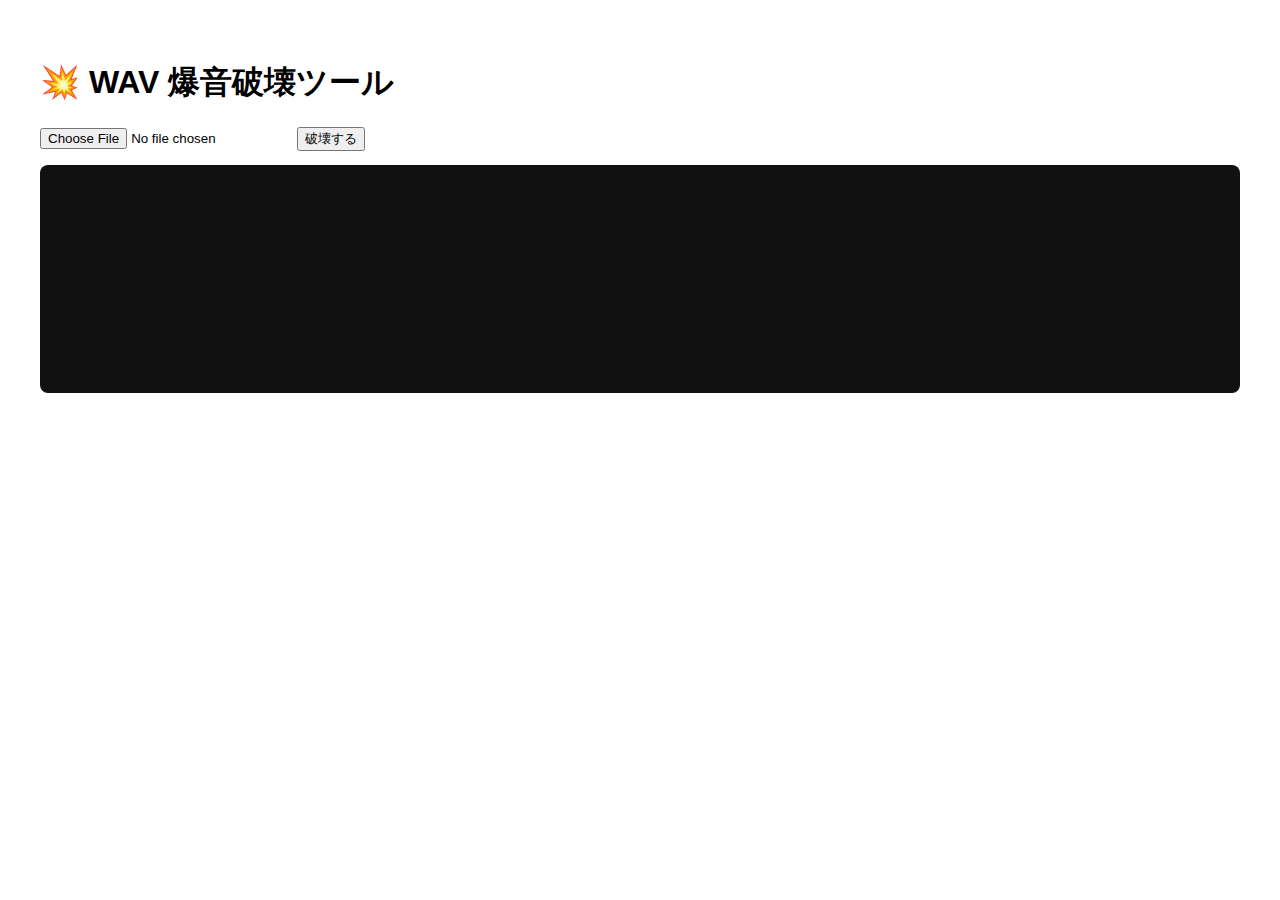
<file: dest.html>
<!DOCTYPE html>
<html lang="ja">
<head>
  <meta charset="UTF-8">
  <title>WAV Destroyer</title>
  <style>
    body {
      font-family: sans-serif;
      padding: 2em;
    }
    #log {
      background: #111;
      color: #0f0;
      padding: 1em;
      margin-top: 1em;
      white-space: pre-wrap;
      font-size: 14px;
      height: 200px;
      overflow-y: auto;
      border-radius: 8px;
    }
  </style>
</head>
<body>
  <h1>💥 WAV 爆音破壊ツール</h1>
  <input type="file" id="fileInput" accept=".wav">
  <button id="processBtn">破壊する</button>
  <a id="downloadLink" style="display:none;">🔊 ダウンロード</a>
  <div id="log"></div>

  <script>
    function clamp(x, min, max) {
      return Math.max(min, Math.min(max, x));
    }

    function log(msg) {
      const logBox = document.getElementById('log');
      logBox.textContent += msg + '\n';
      logBox.scrollTop = logBox.scrollHeight;
    }

    document.getElementById('processBtn').onclick = async () => {
      const fileInput = document.getElementById('fileInput');
      const logBox = document.getElementById('log');
      logBox.textContent = ''; // clear previous logs

      if (!fileInput.files[0]) {
        log("⚠️ WAVファイルを選択してください。");
        return;
      }

      try {
        log("🔄 ファイル読み込み中...");
        const arrayBuffer = await fileInput.files[0].arrayBuffer();
        const audioCtx = new (window.AudioContext || window.webkitAudioContext)();
        const audioBuffer = await audioCtx.decodeAudioData(arrayBuffer);
        log("✅ デコード完了。処理開始...");

        const numChannels = audioBuffer.numberOfChannels;
        const length = audioBuffer.length;
        const sampleRate = audioBuffer.sampleRate;
        const newBuffer = audioCtx.createBuffer(numChannels, length, sampleRate);

        for (let ch = 0; ch < numChannels; ch++) {
          const inputData = audioBuffer.getChannelData(ch);
          const outputData = newBuffer.getChannelData(ch);
          log(`🎚️ チャンネル ${ch + 1} を爆音変換中...`);

          for (let i = 0; i < inputData.length; i++) {
          }
        }

        log("📦 WAVファイルをエンコード中...");

        function encodeWAV(audioBuffer) {
          const numChannels = audioBuffer.numberOfChannels;
          const sampleRate = audioBuffer.sampleRate;
          const length = audioBuffer.length;
          const interleaved = new Float32Array(length * numChannels);

          for (let ch = 0; ch < numChannels; ch++) {
            const channelData = audioBuffer.getChannelData(ch);
            for (let i = 0; i < length; i++) {
              interleaved[i * numChannels + ch] = channelData[i];
            }
          }

          const buffer = new ArrayBuffer(44 + interleaved.length * 2);
          const view = new DataView(buffer);

          function writeString(offset, str) {
            for (let i = 0; i < str.length; i++) {
              view.setUint8(offset + i, str.charCodeAt(i));
            }
          }

          writeString(0, 'RIFF');
          view.setUint32(4, 36 + interleaved.length * 2, true);
          writeString(8, 'WAVE');
          writeString(12, 'fmt ');
          view.setUint32(16, 16, true);
          view.setUint16(20, 1, true);
          view.setUint16(22, numChannels, true);
          view.setUint32(24, sampleRate, true);
          view.setUint32(28, sampleRate * numChannels * 2, true);
          view.setUint16(32, numChannels * 2, true);
          view.setUint16(34, 16, true);
          writeString(36, 'data');
          view.setUint32(40, interleaved.length * 2, true);

          let offset = 44;
          for (let i = 0; i < interleaved.length; i++) {
            const s = Math.max(-1, Math.min(1, interleaved[i]));
            view.setInt16(offset, s * 32767, true);
            offset += 2;
          }

          return new Blob([view], { type: 'audio/wav' });
        }

        const wavBlob = encodeWAV(newBuffer);
        const url = URL.createObjectURL(wavBlob);
        const link = document.getElementById('downloadLink');
        link.href = url;
        link.download = 'destroyed_MAX.wav';
        link.style.display = 'inline';
        link.textContent = '🎧 完全破壊WAVダウンロード';

        log("✅ 完了！WAVファイルをダウンロード可能です。");
      } catch (e) {
        log("❌ エラーが発生しました: " + e.message);
        console.error(e);
      }
    };
  </script>
</body>
</html>
</file>
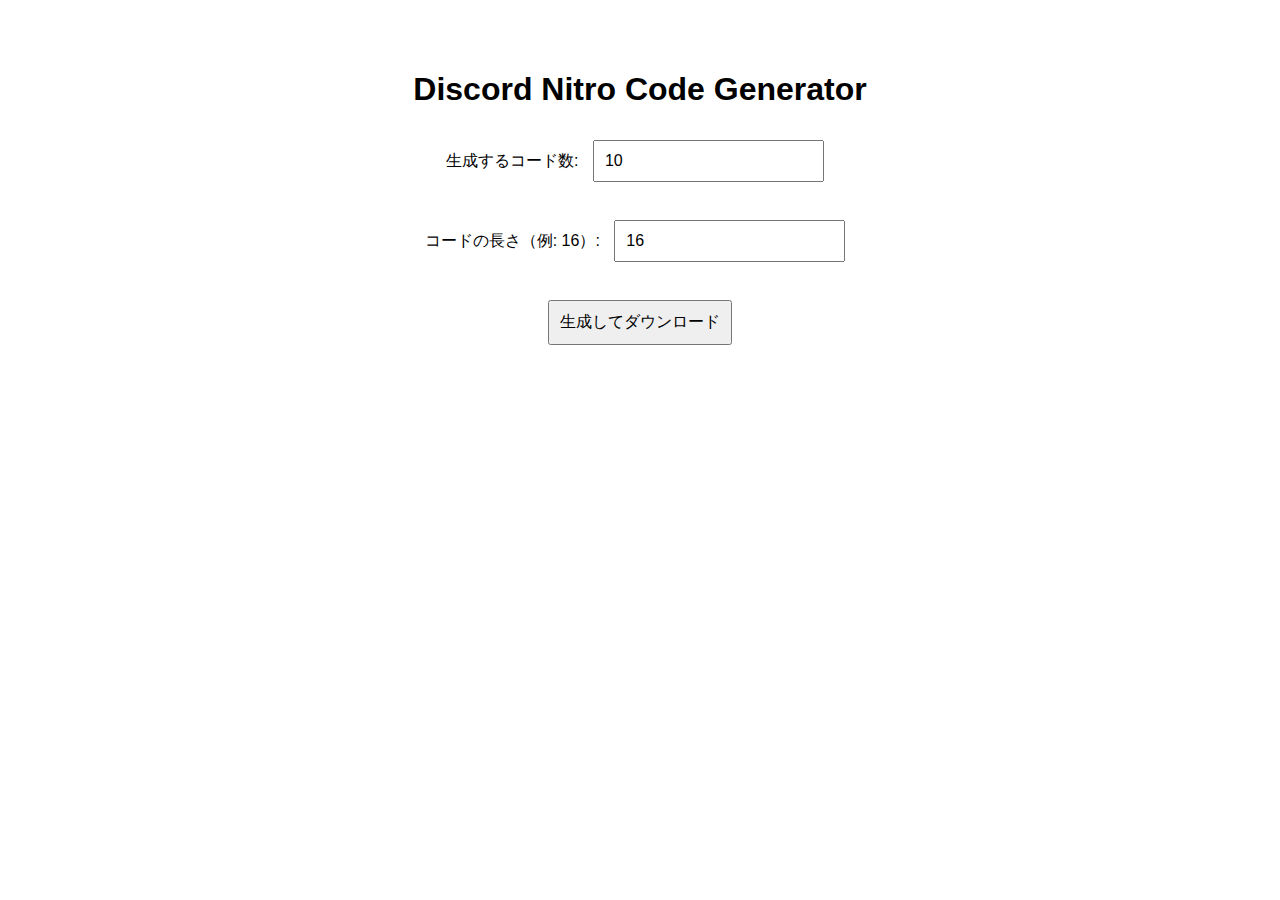
<file: nitro.html>
<!DOCTYPE html>
<html lang="ja">
<head>
  <meta charset="UTF-8">
  <title>Discord Nitro Gen</title>
  <style>
    body {
      font-family: sans-serif;
      display: flex;
      flex-direction: column;
      align-items: center;
      margin-top: 50px;
    }
    input, button {
      margin: 10px;
      padding: 10px;
      font-size: 1rem;
    }
  </style>
</head>
<body>
  <h1>Discord Nitro Code Generator</h1>

  <label>
    生成するコード数: <input type="number" id="count" min="1" value="10">
  </label><br>
  <label>
    コードの長さ（例: 16）: <input type="number" id="length" min="1" value="16">
  </label><br>

  <button onclick="generateCodes()">生成してダウンロード</button>

  <script>
    function randomString(length) {
      const chars = 'ABCDEFGHIJKLMNOPQRSTUVWXYZabcdefghijklmnopqrstuvwxyz0123456789';
      let result = '';
      for (let i = 0; i < length; i++) {
        result += chars.charAt(Math.floor(Math.random() * chars.length));
      }
      return result;
    }

    function generateCodes() {
      const count = parseInt(document.getElementById('count').value);
      const length = parseInt(document.getElementById('length').value);

      if (isNaN(count) || isNaN(length) || count < 1 || length < 1) {
        alert('正しい数値を入力してください。');
        return;
      }

      const codes = [];
      for (let i = 0; i < count; i++) {
        codes.push('https://discord.gift/' + randomString(length));
      }

      const blob = new Blob([codes.join('\n')], { type: 'text/plain' });
      const url = URL.createObjectURL(blob);
      const a = document.createElement('a');
      a.href = url;
      a.download = 'nitro_codes.txt';
      document.body.appendChild(a);
      a.click();
      document.body.removeChild(a);
      URL.revokeObjectURL(url);
    }
  </script>
</body>
</html>
</file>
